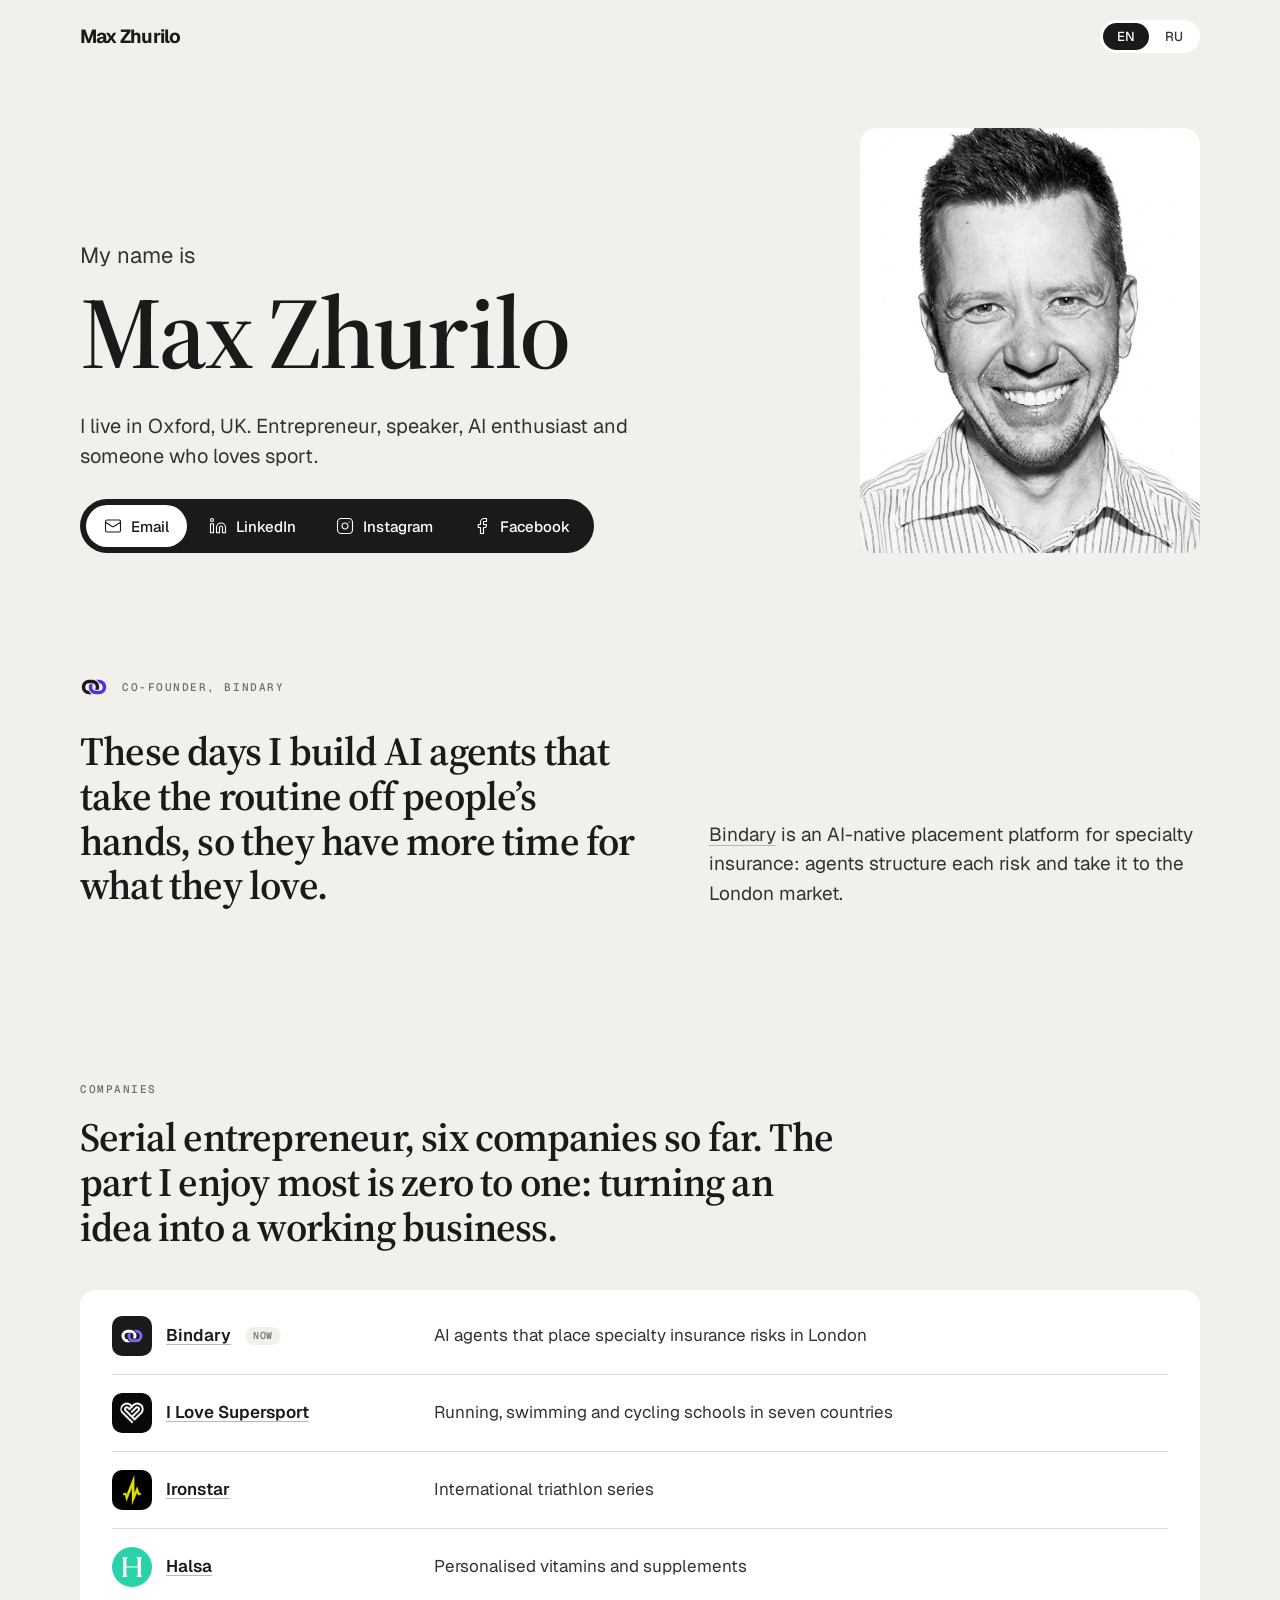
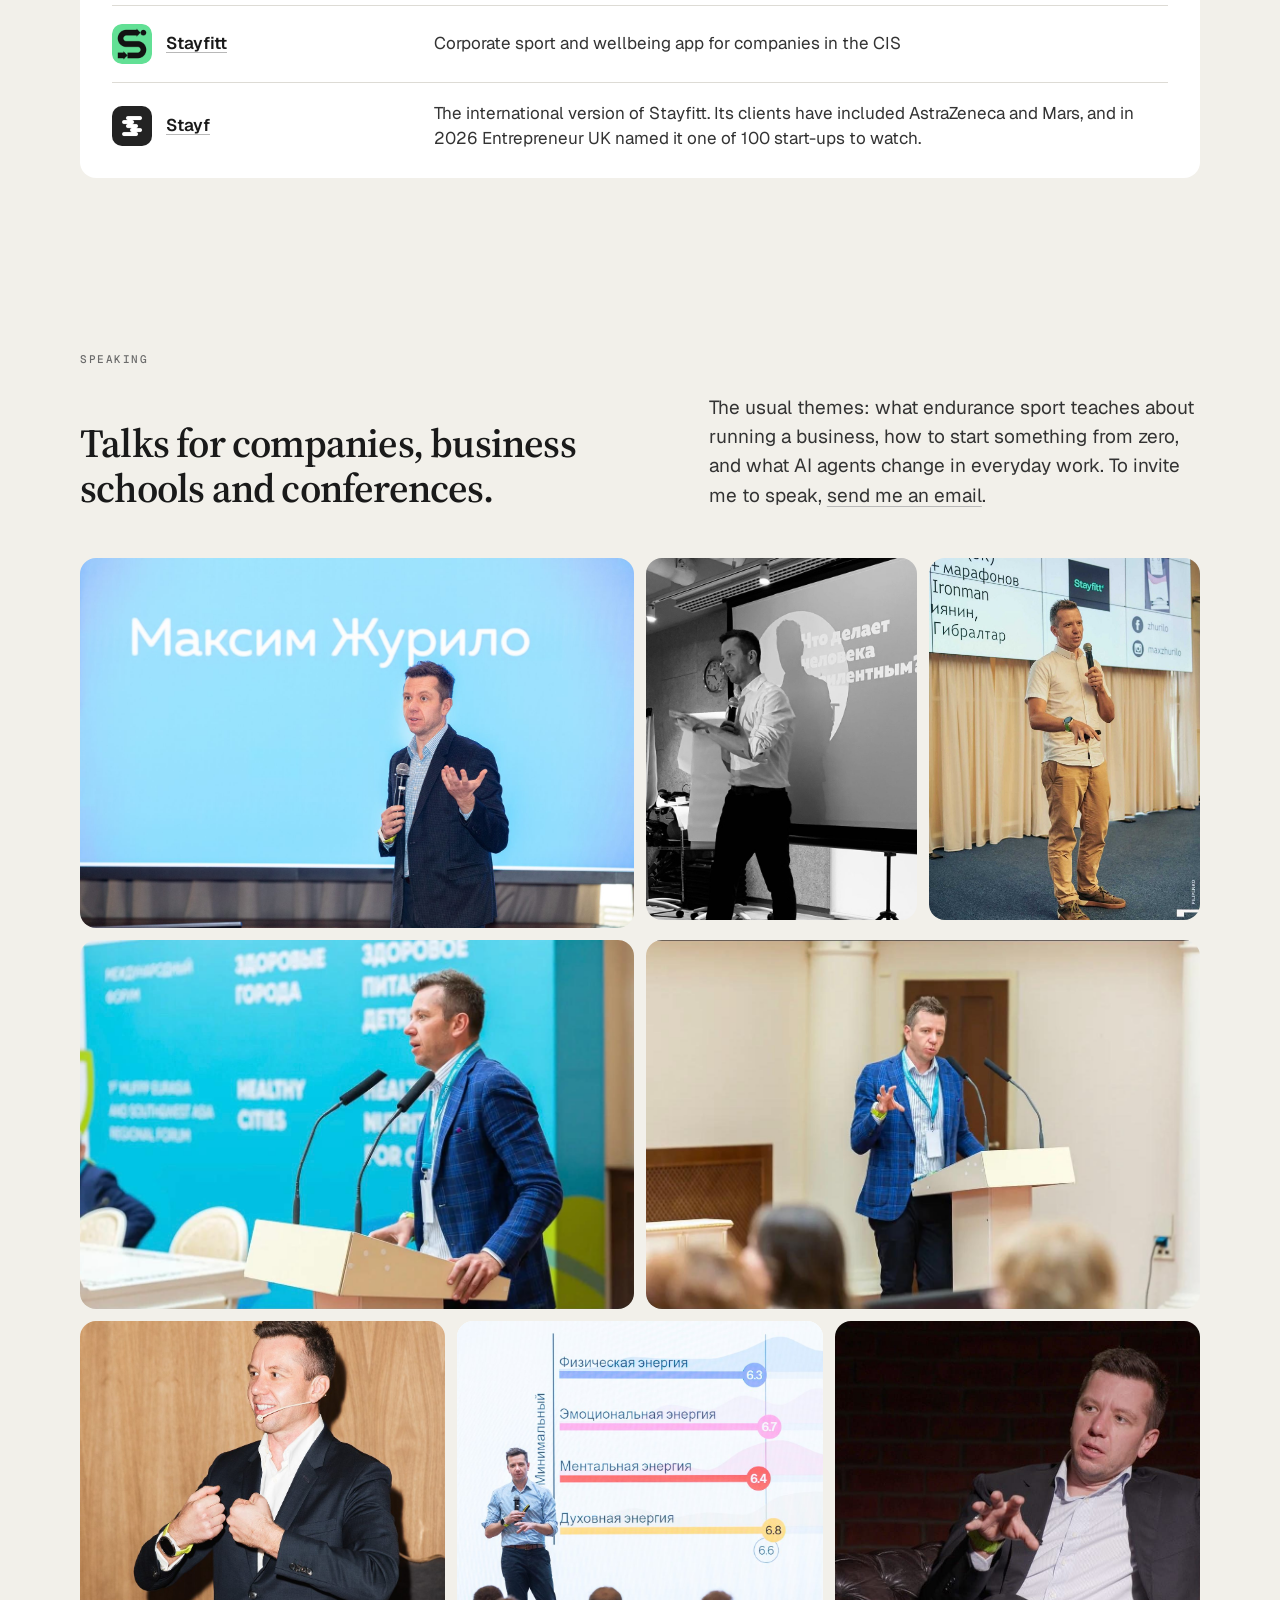
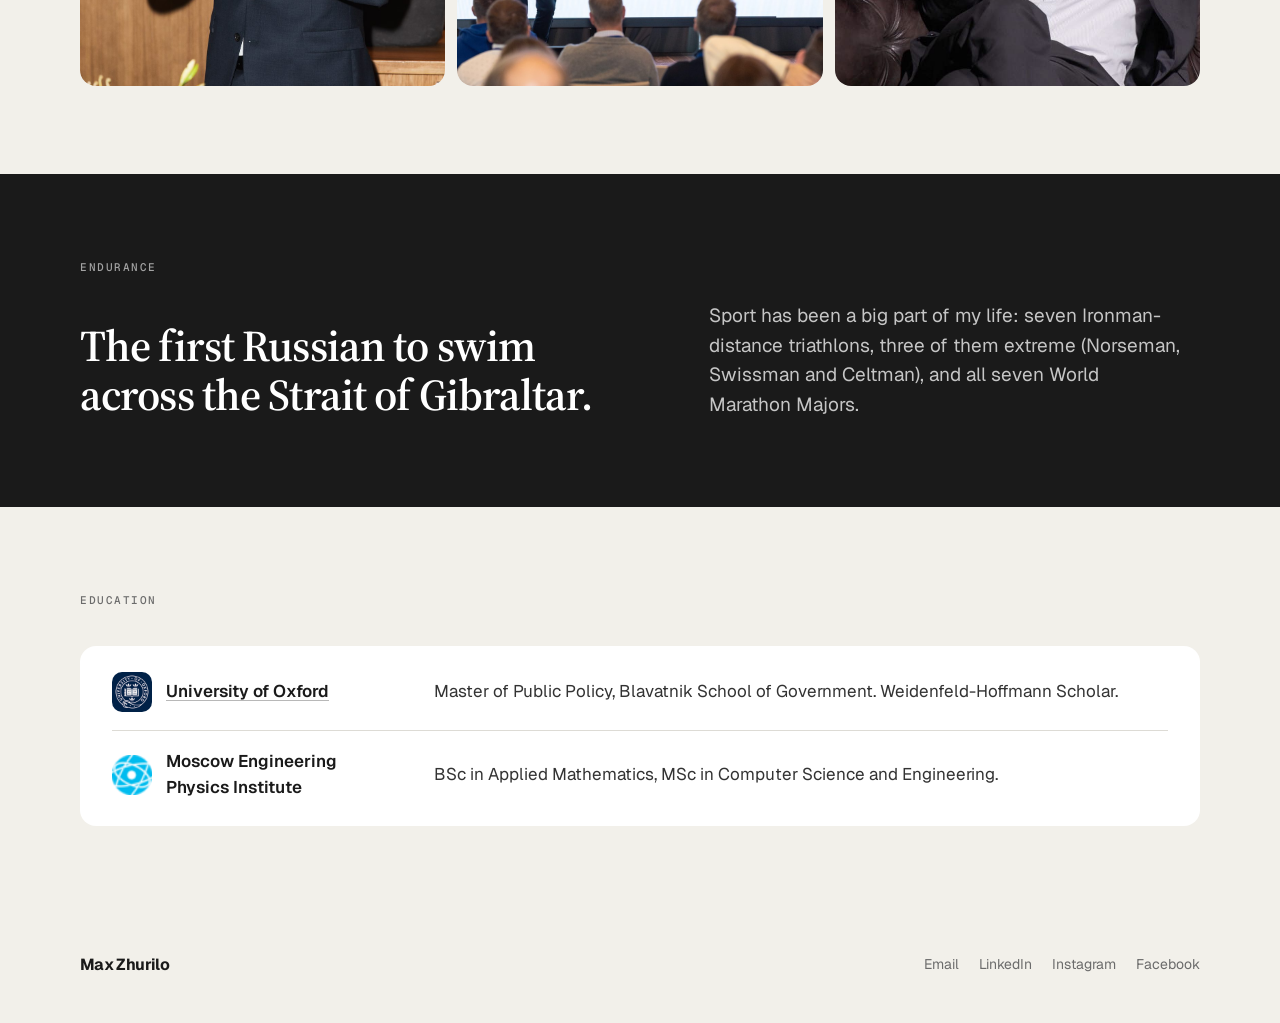
<file: index.html>
<!doctype html>
<html lang="en">
<head>
<meta charset="utf-8">
<meta name="viewport" content="width=device-width, initial-scale=1">
<title>Max Zhurilo: entrepreneur, speaker, AI enthusiast | Oxford, UK</title>
<meta name="description" content="Serial entrepreneur, speaker and AI enthusiast in Oxford, UK. Co-founder of Bindary; founder of I Love Supersport, Ironstar, Stayfitt and Stayf. Oxford MPP.">
<meta name="author" content="Max Zhurilo">
<meta name="robots" content="index, follow, max-image-preview:large, max-snippet:-1">
<link rel="canonical" href="https://zhurilo.com/">
<link rel="alternate" hreflang="en" href="https://zhurilo.com/">
<link rel="alternate" hreflang="ru" href="https://zhurilo.com/ru/">
<link rel="alternate" hreflang="x-default" href="https://zhurilo.com/">
<meta property="og:type" content="profile">
<meta property="og:site_name" content="Max Zhurilo">
<meta property="og:locale" content="en_GB">
<meta property="og:locale:alternate" content="ru_RU">
<meta property="og:title" content="Max Zhurilo: entrepreneur, speaker, AI enthusiast">
<meta property="og:description" content="Based in Oxford, UK. Co-founder of Bindary; founder of I Love Supersport, Ironstar, Stayfitt and Stayf.">
<meta property="og:url" content="https://zhurilo.com/">
<meta property="og:image" content="https://zhurilo.com/og.jpg">
<meta property="og:image:width" content="1200">
<meta property="og:image:height" content="630">
<meta property="og:image:alt" content="Max Zhurilo: portrait, name and tagline">
<meta property="profile:first_name" content="Max">
<meta property="profile:last_name" content="Zhurilo">
<meta name="twitter:card" content="summary_large_image">
<meta name="twitter:title" content="Max Zhurilo: entrepreneur, speaker, AI enthusiast">
<meta name="twitter:description" content="Based in Oxford, UK. Co-founder of Bindary; founder of I Love Supersport, Ironstar, Stayfitt and Stayf.">
<meta name="twitter:image" content="https://zhurilo.com/og.jpg">
<meta name="theme-color" content="#F2F0EA">
<link rel="icon" href="/favicon.ico" sizes="48x48">
<link rel="icon" href="/favicon.svg" type="image/svg+xml">
<link rel="apple-touch-icon" href="/apple-touch-icon.png">
<link rel="preconnect" href="https://fonts.googleapis.com">
<link rel="preconnect" href="https://fonts.gstatic.com" crossorigin>
<link href="https://fonts.googleapis.com/css2?family=Geist:wght@400;500;600;700&family=Geist+Mono:wght@500&family=Source+Serif+4:opsz,wght@8..60,600&display=swap" rel="stylesheet">
<link rel="stylesheet" href="styles.css">
<script type="application/ld+json">
{
  "@context": "https://schema.org",
  "@graph": [
    {
      "@type": "ProfilePage",
      "@id": "https://zhurilo.com/#page",
      "url": "https://zhurilo.com/",
      "name": "Max Zhurilo: entrepreneur, speaker, AI enthusiast",
      "inLanguage": "en-GB",
      "dateCreated": "2026-10-24T13:48:35+01:00",
      "dateModified": "2026-10-25T09:51:48+00:00",
      "isPartOf": { "@id": "https://zhurilo.com/#website" },
      "mainEntity": { "@id": "https://zhurilo.com/#person" },
      "primaryImageOfPage": { "@id": "https://zhurilo.com/#portrait" }
    },
    {
      "@type": "WebSite",
      "@id": "https://zhurilo.com/#website",
      "url": "https://zhurilo.com/",
      "name": "Max Zhurilo",
      "inLanguage": ["en-GB", "ru-RU"],
      "publisher": { "@id": "https://zhurilo.com/#person" }
    },
    {
      "@type": "ImageObject",
      "@id": "https://zhurilo.com/#portrait",
      "url": "https://zhurilo.com/max.jpg",
      "contentUrl": "https://zhurilo.com/max.jpg",
      "width": 640,
      "height": 800,
      "caption": "Max Zhurilo"
    },
    {
      "@type": "Person",
      "@id": "https://zhurilo.com/#person",
      "name": "Max Zhurilo",
      "givenName": "Max",
      "familyName": "Zhurilo",
      "alternateName": ["Maxim Zhurilo", "Максим Журило"],
      "url": "https://zhurilo.com/",
      "image": { "@id": "https://zhurilo.com/#portrait" },
      "description": "Serial entrepreneur, speaker and AI enthusiast based in Oxford, UK. Co-founder of Bindary; founder of I Love Supersport, Ironstar, Halsa, Stayfitt and Stayf.",
      "jobTitle": "Co-founder",
      "worksFor": { "@id": "https://zhurilo.com/#bindary" },
      "homeLocation": { "@type": "Place", "name": "Oxford, United Kingdom" },
      "address": { "@type": "PostalAddress", "addressLocality": "Oxford", "addressCountry": "GB" },
      "alumniOf": [
        { "@type": "CollegeOrUniversity", "name": "University of Oxford", "url": "https://www.ox.ac.uk/" },
        { "@type": "EducationalOrganization", "name": "Blavatnik School of Government", "url": "https://www.bsg.ox.ac.uk/" },
        { "@type": "CollegeOrUniversity", "name": "Moscow Engineering Physics Institute (MEPhI)", "url": "https://mephi.ru/" }
      ],
      "knowsAbout": ["AI agents", "Specialty insurance", "Entrepreneurship", "Corporate wellbeing", "Endurance sport", "Triathlon", "Public speaking"],
      "knowsLanguage": ["en", "ru"],
      "sameAs": [
        "https://www.linkedin.com/in/zhurilo/",
        "https://www.instagram.com/maxzhurilo/",
        "https://www.facebook.com/zhurilo/",
        "https://www.bsg.ox.ac.uk/people/maxim-zhurilo"
      ]
    },
    { "@type": "Organization", "@id": "https://zhurilo.com/#bindary", "name": "Bindary", "url": "https://bindary.com/", "founder": { "@id": "https://zhurilo.com/#person" } },
    { "@type": "Organization", "name": "I Love Supersport", "url": "https://ilovesupersport.ru/", "founder": { "@id": "https://zhurilo.com/#person" } },
    { "@type": "Organization", "name": "Ironstar", "url": "https://iron-star.com/", "founder": { "@id": "https://zhurilo.com/#person" } },
    { "@type": "Organization", "name": "Halsa", "url": "https://myhalsa.ru/", "founder": { "@id": "https://zhurilo.com/#person" } },
    { "@type": "Organization", "name": "Stayfitt", "url": "https://www.stayfitt.ru/", "founder": { "@id": "https://zhurilo.com/#person" } },
    { "@type": "Organization", "name": "Stayf", "url": "https://www.stayf.app/", "founder": { "@id": "https://zhurilo.com/#person" } }
  ]
}
</script>
</head>
<body>

<header class="wrap nav">
  <span class="wordmark">Max Zhurilo</span>
  <nav class="lang" aria-label="Language">
    <a href="/" aria-current="page" lang="en">EN</a>
    <a href="/ru/" hreflang="ru" lang="ru">RU</a>
  </nav>
</header>

<main>

  <section class="wrap hero">
    <div class="hero-text">
      <h1><span class="intro-line">My name is</span> <span class="name">Max Zhurilo</span></h1>
      <p class="hero-lede">I live in Oxford, UK. Entrepreneur, speaker, AI enthusiast and someone who loves sport.</p>
      <nav class="social" aria-label="Contacts">
        <a class="social-link is-primary" href="#contact" data-mail="bW9jLmxpYW1nQG9saXJ1aHoubWl4YW0=" rel="nofollow">
          <svg class="social-icon" viewBox="0 0 24 24" aria-hidden="true"><rect width="20" height="16" x="2" y="4" rx="2"/><path d="m22 7-8.97 5.7a1.94 1.94 0 0 1-2.06 0L2 7"/></svg>
          <span class="social-label">Email</span>
        </a>
        <a class="social-link" href="https://www.linkedin.com/in/zhurilo/">
          <svg class="social-icon" viewBox="0 0 24 24" aria-hidden="true"><path d="M16 8a6 6 0 0 1 6 6v7h-4v-7a2 2 0 0 0-2-2 2 2 0 0 0-2 2v7h-4v-7a6 6 0 0 1 6-6z"/><rect width="4" height="12" x="2" y="9"/><circle cx="4" cy="4" r="2"/></svg>
          <span class="social-label">LinkedIn</span>
        </a>
        <a class="social-link" href="https://www.instagram.com/maxzhurilo/">
          <svg class="social-icon" viewBox="0 0 24 24" aria-hidden="true"><rect width="20" height="20" x="2" y="2" rx="5" ry="5"/><path d="M16 11.37A4 4 0 1 1 12.63 8 4 4 0 0 1 16 11.37z"/><line x1="17.5" x2="17.51" y1="6.5" y2="6.5"/></svg>
          <span class="social-label">Instagram</span>
        </a>
        <a class="social-link" href="https://www.facebook.com/zhurilo/">
          <svg class="social-icon" viewBox="0 0 24 24" aria-hidden="true"><path d="M18 2h-3a5 5 0 0 0-5 5v3H7v4h3v8h4v-8h3l1-4h-4V7a1 1 0 0 1 1-1h3z"/></svg>
          <span class="social-label">Facebook</span>
        </a>
      </nav>
    </div>
    <img class="portrait" src="max.jpg" alt="Max Zhurilo" width="640" height="800" fetchpriority="high">
  </section>

  <section class="wrap section" aria-labelledby="now-title">
    <div class="kicker">
      <img src="logos/bindary-mark.svg" alt="" width="28" height="28">
      <p class="label">Co-founder, Bindary</p>
    </div>
    <div class="split">
      <h2 id="now-title">These days I build AI agents that take the routine off people’s hands, so they have more time for what they love.</h2>
      <p class="split-text"><a href="https://bindary.com/">Bindary</a> is an AI-native placement platform for specialty insurance: agents structure each risk and take it to the London market.</p>
    </div>
  </section>

  <section class="wrap section" aria-labelledby="before-title">
    <div class="section-head">
      <p class="label">Companies</p>
      <h2 id="before-title">Serial entrepreneur, six companies so far. The part I enjoy most is zero to one: turning an idea into a working business.</h2>
    </div>
    <dl class="list">
      <div class="list-row">
        <dt class="company"><span class="logo-tile"><img src="logos/bindary-mark-on-dark.svg" alt="" width="24" height="24"></span><a href="https://bindary.com/">Bindary</a><span class="chip">Now</span></dt>
        <dd>AI agents that place specialty insurance risks in London</dd>
      </div>
      <div class="list-row">
        <dt class="company"><img src="logos/ilovesupersport.png" alt="" width="40" height="40"><a href="https://ilovesupersport.ru/">I Love Supersport</a></dt>
        <dd>Running, swimming and cycling schools in seven countries</dd>
      </div>
      <div class="list-row">
        <dt class="company"><img src="logos/ironstar.png" alt="" width="40" height="40"><a href="https://iron-star.com/">Ironstar</a></dt>
        <dd>International triathlon series</dd>
      </div>
      <div class="list-row">
        <dt class="company"><img src="logos/halsa.png" alt="" width="40" height="40"><a href="https://myhalsa.ru/">Halsa</a></dt>
        <dd>Personalised vitamins and supplements</dd>
      </div>
      <div class="list-row">
        <dt class="company"><img src="logos/stayfitt.png" alt="" width="40" height="40"><a href="https://www.stayfitt.ru/">Stayfitt</a></dt>
        <dd>Corporate sport and wellbeing app for companies in the CIS</dd>
      </div>
      <div class="list-row">
        <dt class="company"><img src="logos/stayf.png" alt="" width="40" height="40"><a href="https://www.stayf.app/">Stayf</a></dt>
        <dd>The international version of Stayfitt. Its clients have included AstraZeneca and Mars, and in 2026 Entrepreneur UK named it one of 100 start-ups to watch.</dd>
      </div>
    </dl>
  </section>

  <section class="wrap section" aria-labelledby="speaking-title">
    <p class="label">Speaking</p>
    <div class="split">
      <h2 id="speaking-title">Talks for companies, business schools and conferences.</h2>
      <p class="split-text">The usual themes: what endurance sport teaches about running a business, how to start something from zero, and what AI agents change in everyday work. To invite me to speak, <a href="#contact" data-mail="bW9jLmxpYW1nQG9saXJ1aHoubWl4YW0=" rel="nofollow">send me an email</a>.</p>
    </div>
    <div class="photo-grid">
      <img class="tile-wide" src="talks/01.jpg" alt="Max on stage with a microphone, his name on the screen behind him" width="1600" height="1067">
      <img class="tile-tall" src="talks/02.jpg" alt="Black and white photo of Max speaking in front of a slide" width="768" height="1024" loading="lazy">
      <img class="tile-tall" src="talks/03.jpg" alt="Max on stage, the slide behind him mentions Ironman and Gibraltar" width="1066" height="1600" loading="lazy">
      <img class="tile-wide" src="talks/04.jpg" alt="Max at a lectern at an international forum" width="1169" height="767" loading="lazy">
      <img class="tile-wide" src="talks/05.jpg" alt="Max at a lectern in a white hall, the audience in the foreground" width="1169" height="781" loading="lazy">
      <img class="tile-square" src="talks/06.jpg" alt="Max speaking to guests at a dinner" width="1067" height="1600" loading="lazy" style="object-position: 50% 22%">
      <img class="tile-square" src="talks/07.jpg" alt="Max talking to a hall about four kinds of energy" width="1600" height="1067" loading="lazy" style="object-position: 38% 50%">
      <img class="tile-square" src="talks/08.jpg" alt="Max in a studio during an interview" width="1280" height="720" loading="lazy" style="object-position: 42% 50%">
    </div>
  </section>

  <section class="band" aria-labelledby="endurance-title">
    <div class="wrap section">
      <p class="label">Endurance</p>
      <div class="split">
        <h2 id="endurance-title">The first Russian to swim across the Strait of Gibraltar.</h2>
        <p class="split-text">Sport has been a big part of my life: seven Ironman-distance triathlons, three of them extreme (Norseman, Swissman and Celtman), and all seven World Marathon Majors.</p>
      </div>
    </div>
  </section>

  <section class="wrap section" aria-labelledby="education-label">
    <div class="section-head">
      <p class="label" id="education-label">Education</p>
    </div>
    <dl class="list">
      <div class="list-row">
        <dt class="company"><img src="logos/oxford.png" alt="" width="40" height="40"><a href="https://www.bsg.ox.ac.uk/people/maxim-zhurilo">University of Oxford</a></dt>
        <dd>Master of Public Policy, Blavatnik School of Government. Weidenfeld-Hoffmann Scholar.</dd>
      </div>
      <div class="list-row">
        <dt class="company"><img src="logos/mephi.png" alt="" width="40" height="40">Moscow Engineering Physics Institute</dt>
        <dd>BSc in Applied Mathematics, MSc in Computer Science and Engineering.</dd>
      </div>
    </dl>
  </section>

</main>

<footer class="wrap footer" id="contact">
  <span class="wordmark">Max Zhurilo</span>
  <div class="footer-links">
    <a href="#contact" data-mail="bW9jLmxpYW1nQG9saXJ1aHoubWl4YW0=" rel="nofollow">Email</a>
    <a href="https://www.linkedin.com/in/zhurilo/" rel="me">LinkedIn</a>
    <a href="https://www.instagram.com/maxzhurilo/" rel="me">Instagram</a>
    <a href="https://www.facebook.com/zhurilo/" rel="me">Facebook</a>
  </div>
</footer>

<script src="site.js"></script>
</body>
</html>
</file>
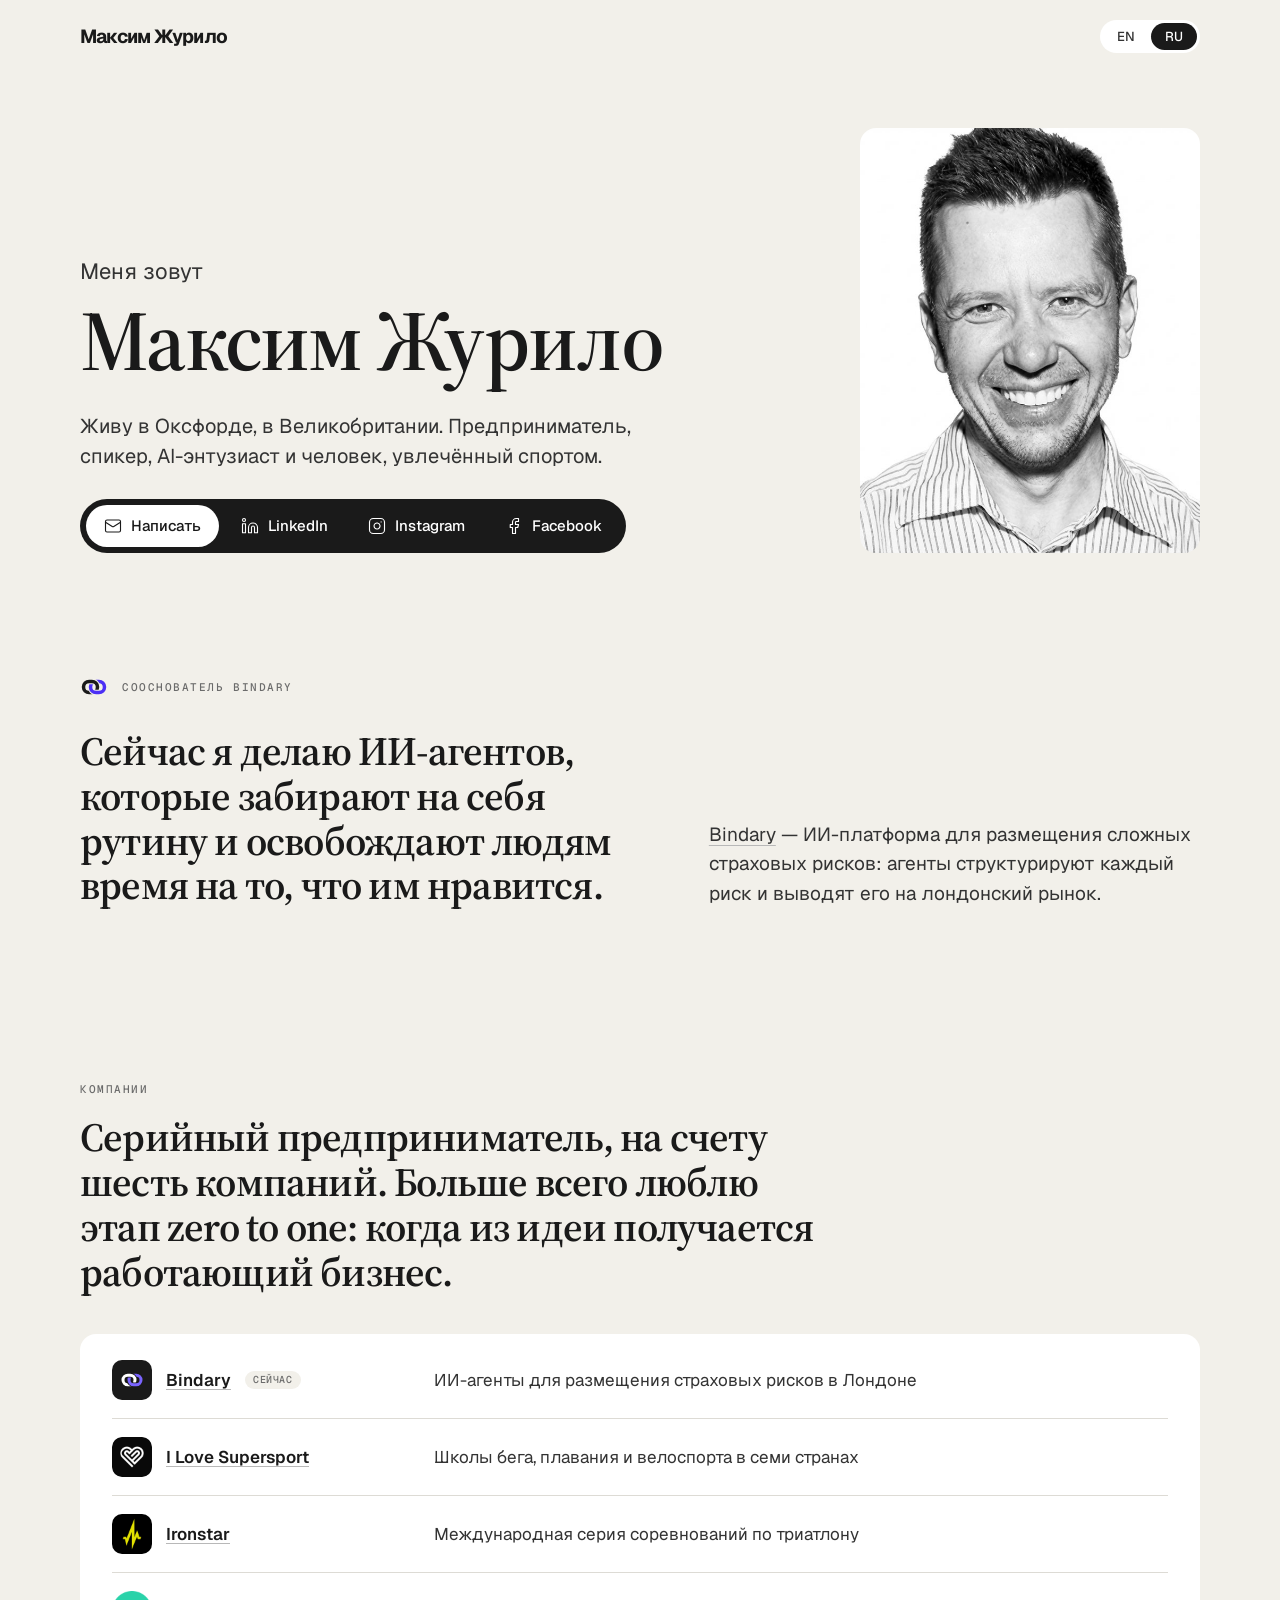
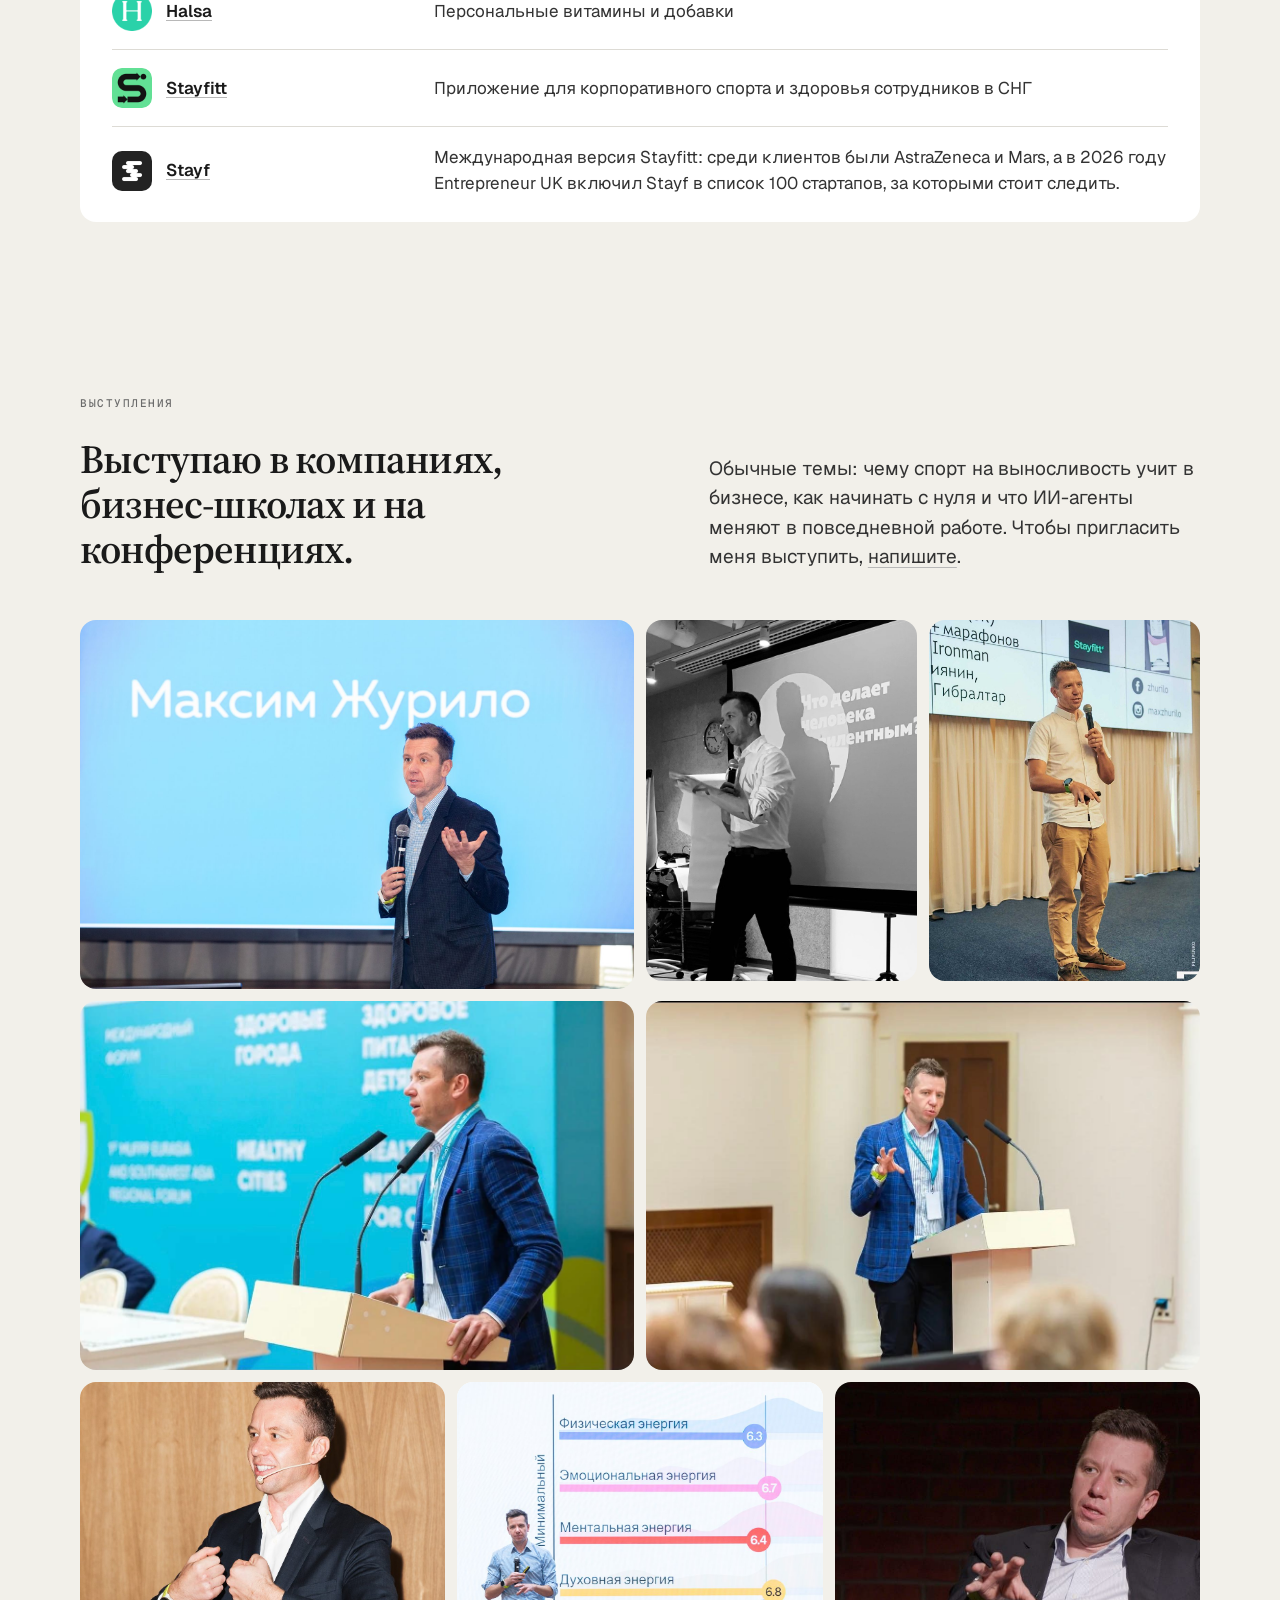
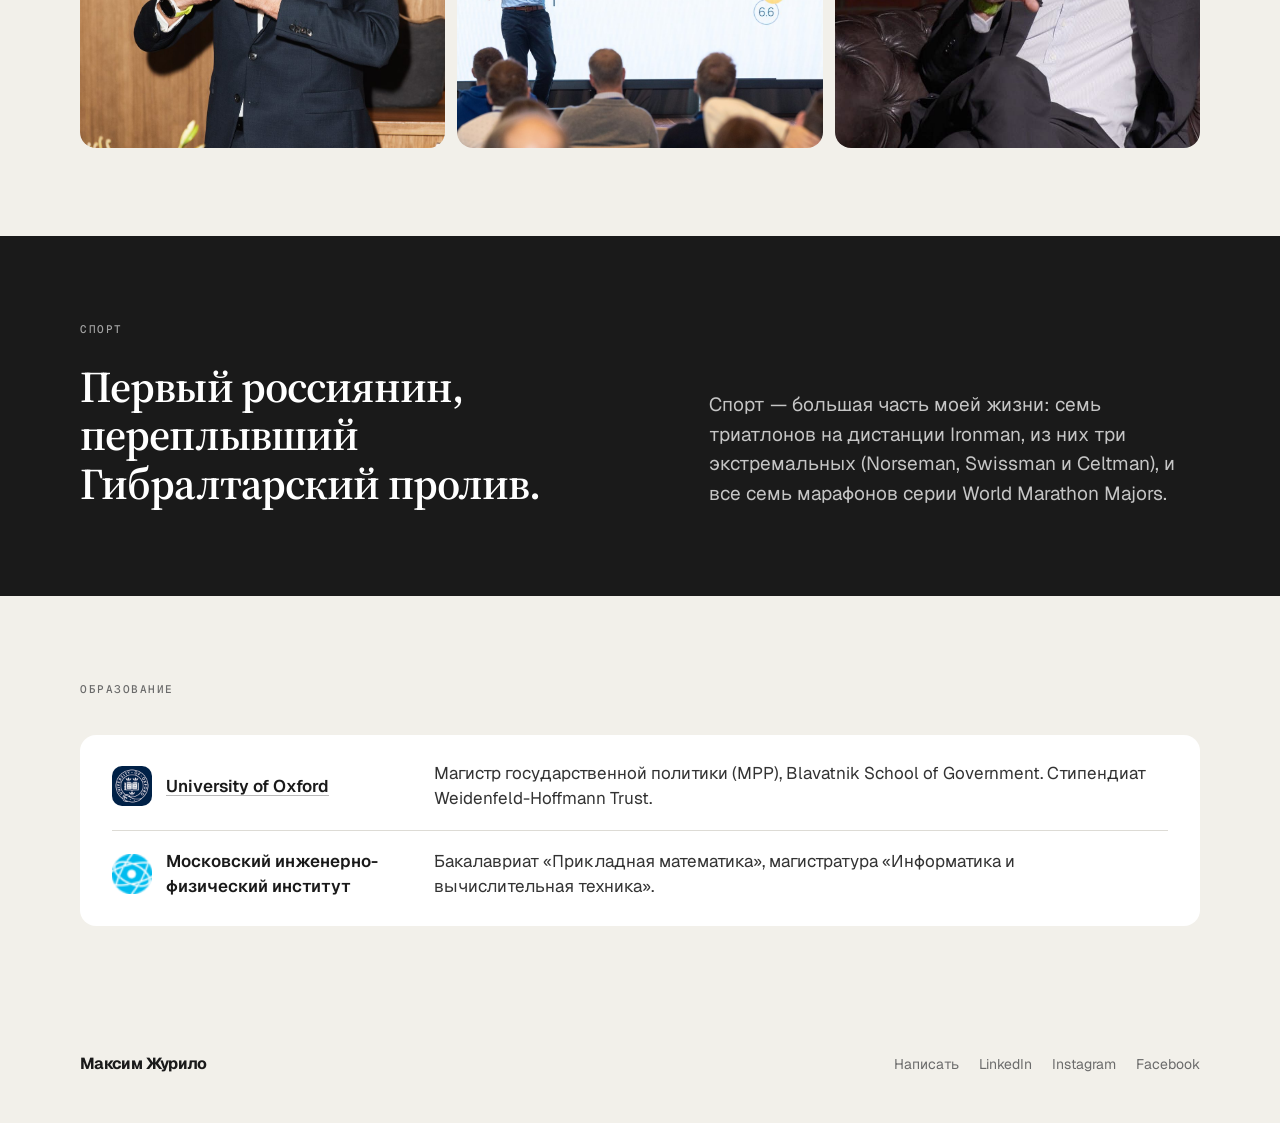
<file: ru/index.html>
<!doctype html>
<html lang="ru">
<head>
<meta charset="utf-8">
<meta name="viewport" content="width=device-width, initial-scale=1">
<title>Максим Журило: предприниматель, спикер, AI-энтузиаст | Оксфорд</title>
<meta name="description" content="Серийный предприниматель, спикер и AI-энтузиаст, живёт в Оксфорде. Сооснователь Bindary, основатель I Love Supersport, Ironstar, Stayfitt и Stayf. MPP, Oxford.">
<meta name="author" content="Максим Журило">
<meta name="robots" content="index, follow, max-image-preview:large, max-snippet:-1">
<link rel="canonical" href="https://zhurilo.com/ru/">
<link rel="alternate" hreflang="en" href="https://zhurilo.com/">
<link rel="alternate" hreflang="ru" href="https://zhurilo.com/ru/">
<link rel="alternate" hreflang="x-default" href="https://zhurilo.com/">
<meta property="og:type" content="profile">
<meta property="og:site_name" content="Максим Журило">
<meta property="og:locale" content="ru_RU">
<meta property="og:locale:alternate" content="en_GB">
<meta property="og:title" content="Максим Журило: предприниматель, спикер, AI-энтузиаст">
<meta property="og:description" content="Живёт в Оксфорде. Сооснователь Bindary, основатель I Love Supersport, Ironstar, Stayfitt и Stayf.">
<meta property="og:url" content="https://zhurilo.com/ru/">
<meta property="og:image" content="https://zhurilo.com/og-ru.jpg">
<meta property="og:image:width" content="1200">
<meta property="og:image:height" content="630">
<meta property="og:image:alt" content="Максим Журило: портрет, имя и подпись">
<meta property="profile:first_name" content="Максим">
<meta property="profile:last_name" content="Журило">
<meta name="twitter:card" content="summary_large_image">
<meta name="twitter:title" content="Максим Журило: предприниматель, спикер, AI-энтузиаст">
<meta name="twitter:description" content="Живёт в Оксфорде. Сооснователь Bindary, основатель I Love Supersport, Ironstar, Stayfitt и Stayf.">
<meta name="twitter:image" content="https://zhurilo.com/og-ru.jpg">
<meta name="theme-color" content="#F2F0EA">
<link rel="icon" href="/favicon.ico" sizes="48x48">
<link rel="icon" href="/favicon.svg" type="image/svg+xml">
<link rel="apple-touch-icon" href="/apple-touch-icon.png">
<link rel="preconnect" href="https://fonts.googleapis.com">
<link rel="preconnect" href="https://fonts.gstatic.com" crossorigin>
<link href="https://fonts.googleapis.com/css2?family=Geist:wght@400;500;600;700&family=Geist+Mono:wght@500&family=Source+Serif+4:opsz,wght@8..60,600&display=swap" rel="stylesheet">
<link rel="stylesheet" href="../styles.css">
<script type="application/ld+json">
{
  "@context": "https://schema.org",
  "@graph": [
    {
      "@type": "ProfilePage",
      "@id": "https://zhurilo.com/ru/#page",
      "url": "https://zhurilo.com/ru/",
      "name": "Максим Журило: предприниматель, спикер, AI-энтузиаст",
      "inLanguage": "ru-RU",
      "dateCreated": "2026-10-24T13:48:35+01:00",
      "dateModified": "2026-10-25T09:51:48+00:00",
      "isPartOf": { "@id": "https://zhurilo.com/#website" },
      "mainEntity": { "@id": "https://zhurilo.com/#person" },
      "primaryImageOfPage": { "@id": "https://zhurilo.com/#portrait" }
    },
    {
      "@type": "WebSite",
      "@id": "https://zhurilo.com/#website",
      "url": "https://zhurilo.com/",
      "name": "Максим Журило",
      "inLanguage": ["en-GB", "ru-RU"],
      "publisher": { "@id": "https://zhurilo.com/#person" }
    },
    {
      "@type": "ImageObject",
      "@id": "https://zhurilo.com/#portrait",
      "url": "https://zhurilo.com/max.jpg",
      "contentUrl": "https://zhurilo.com/max.jpg",
      "width": 640,
      "height": 800,
      "caption": "Максим Журило"
    },
    {
      "@type": "Person",
      "@id": "https://zhurilo.com/#person",
      "name": "Максим Журило",
      "givenName": "Максим",
      "familyName": "Журило",
      "alternateName": ["Max Zhurilo", "Maxim Zhurilo"],
      "url": "https://zhurilo.com/ru/",
      "image": { "@id": "https://zhurilo.com/#portrait" },
      "description": "Серийный предприниматель, спикер и AI-энтузиаст, живёт в Оксфорде. Сооснователь Bindary, основатель I Love Supersport, Ironstar, Halsa, Stayfitt и Stayf.",
      "jobTitle": "Сооснователь",
      "worksFor": { "@id": "https://zhurilo.com/#bindary" },
      "homeLocation": { "@type": "Place", "name": "Оксфорд, Великобритания" },
      "address": { "@type": "PostalAddress", "addressLocality": "Oxford", "addressCountry": "GB" },
      "alumniOf": [
        { "@type": "CollegeOrUniversity", "name": "University of Oxford", "url": "https://www.ox.ac.uk/" },
        { "@type": "EducationalOrganization", "name": "Blavatnik School of Government", "url": "https://www.bsg.ox.ac.uk/" },
        { "@type": "CollegeOrUniversity", "name": "Московский инженерно-физический институт (МИФИ)", "url": "https://mephi.ru/" }
      ],
      "knowsAbout": ["ИИ-агенты", "Страхование сложных рисков", "Предпринимательство", "Корпоративное благополучие", "Спорт на выносливость", "Триатлон", "Публичные выступления"],
      "knowsLanguage": ["ru", "en"],
      "sameAs": [
        "https://www.linkedin.com/in/zhurilo/",
        "https://www.instagram.com/maxzhurilo/",
        "https://www.facebook.com/zhurilo/",
        "https://www.bsg.ox.ac.uk/people/maxim-zhurilo"
      ]
    },
    { "@type": "Organization", "@id": "https://zhurilo.com/#bindary", "name": "Bindary", "url": "https://bindary.com/", "founder": { "@id": "https://zhurilo.com/#person" } },
    { "@type": "Organization", "name": "I Love Supersport", "url": "https://ilovesupersport.ru/", "founder": { "@id": "https://zhurilo.com/#person" } },
    { "@type": "Organization", "name": "Ironstar", "url": "https://iron-star.com/", "founder": { "@id": "https://zhurilo.com/#person" } },
    { "@type": "Organization", "name": "Halsa", "url": "https://myhalsa.ru/", "founder": { "@id": "https://zhurilo.com/#person" } },
    { "@type": "Organization", "name": "Stayfitt", "url": "https://www.stayfitt.ru/", "founder": { "@id": "https://zhurilo.com/#person" } },
    { "@type": "Organization", "name": "Stayf", "url": "https://www.stayf.app/", "founder": { "@id": "https://zhurilo.com/#person" } }
  ]
}
</script>
</head>
<body>

<header class="wrap nav">
  <span class="wordmark">Максим Журило</span>
  <nav class="lang" aria-label="Язык">
    <a href="/" hreflang="en" lang="en">EN</a>
    <a href="/ru/" aria-current="page" lang="ru">RU</a>
  </nav>
</header>

<main>

  <section class="wrap hero">
    <div class="hero-text">
      <h1><span class="intro-line">Меня зовут</span> <span class="name">Максим Журило</span></h1>
      <p class="hero-lede">Живу в Оксфорде, в Великобритании. Предприниматель, спикер, <span class="nowrap">AI-энтузиаст</span> и человек, увлечённый спортом.</p>
      <nav class="social" aria-label="Контакты">
        <a class="social-link is-primary" href="#contact" data-mail="bW9jLmxpYW1nQG9saXJ1aHoubWl4YW0=" rel="nofollow">
          <svg class="social-icon" viewBox="0 0 24 24" aria-hidden="true"><rect width="20" height="16" x="2" y="4" rx="2"/><path d="m22 7-8.97 5.7a1.94 1.94 0 0 1-2.06 0L2 7"/></svg>
          <span class="social-label">Написать</span>
        </a>
        <a class="social-link" href="https://www.linkedin.com/in/zhurilo/">
          <svg class="social-icon" viewBox="0 0 24 24" aria-hidden="true"><path d="M16 8a6 6 0 0 1 6 6v7h-4v-7a2 2 0 0 0-2-2 2 2 0 0 0-2 2v7h-4v-7a6 6 0 0 1 6-6z"/><rect width="4" height="12" x="2" y="9"/><circle cx="4" cy="4" r="2"/></svg>
          <span class="social-label">LinkedIn</span>
        </a>
        <a class="social-link" href="https://www.instagram.com/maxzhurilo/">
          <svg class="social-icon" viewBox="0 0 24 24" aria-hidden="true"><rect width="20" height="20" x="2" y="2" rx="5" ry="5"/><path d="M16 11.37A4 4 0 1 1 12.63 8 4 4 0 0 1 16 11.37z"/><line x1="17.5" x2="17.51" y1="6.5" y2="6.5"/></svg>
          <span class="social-label">Instagram</span>
        </a>
        <a class="social-link" href="https://www.facebook.com/zhurilo/">
          <svg class="social-icon" viewBox="0 0 24 24" aria-hidden="true"><path d="M18 2h-3a5 5 0 0 0-5 5v3H7v4h3v8h4v-8h3l1-4h-4V7a1 1 0 0 1 1-1h3z"/></svg>
          <span class="social-label">Facebook</span>
        </a>
      </nav>
    </div>
    <img class="portrait" src="../max.jpg" alt="Максим Журило" width="640" height="800" fetchpriority="high">
  </section>

  <section class="wrap section" aria-labelledby="now-title">
    <div class="kicker">
      <img src="../logos/bindary-mark.svg" alt="" width="28" height="28">
      <p class="label">Сооснователь Bindary</p>
    </div>
    <div class="split">
      <h2 id="now-title">Сейчас я делаю <span class="nowrap">ИИ-агентов</span>, которые забирают на себя рутину и освобождают людям время на то, что им нравится.</h2>
      <p class="split-text"><a href="https://bindary.com/">Bindary</a> — <span class="nowrap">ИИ-платформа</span> для размещения сложных страховых рисков: агенты структурируют каждый риск и выводят его на лондонский рынок.</p>
    </div>
  </section>

  <section class="wrap section" aria-labelledby="before-title">
    <div class="section-head">
      <p class="label">Компании</p>
      <h2 id="before-title">Серийный предприниматель, на счету шесть компаний. Больше всего люблю этап zero to one: когда из идеи получается работающий бизнес.</h2>
    </div>
    <dl class="list">
      <div class="list-row">
        <dt class="company"><span class="logo-tile"><img src="../logos/bindary-mark-on-dark.svg" alt="" width="24" height="24"></span><a href="https://bindary.com/">Bindary</a><span class="chip">Сейчас</span></dt>
        <dd>ИИ-агенты для размещения страховых рисков в Лондоне</dd>
      </div>
      <div class="list-row">
        <dt class="company"><img src="../logos/ilovesupersport.png" alt="" width="40" height="40"><a href="https://ilovesupersport.ru/">I Love Supersport</a></dt>
        <dd>Школы бега, плавания и велоспорта в семи странах</dd>
      </div>
      <div class="list-row">
        <dt class="company"><img src="../logos/ironstar.png" alt="" width="40" height="40"><a href="https://iron-star.com/">Ironstar</a></dt>
        <dd>Международная серия соревнований по триатлону</dd>
      </div>
      <div class="list-row">
        <dt class="company"><img src="../logos/halsa.png" alt="" width="40" height="40"><a href="https://myhalsa.ru/">Halsa</a></dt>
        <dd>Персональные витамины и добавки</dd>
      </div>
      <div class="list-row">
        <dt class="company"><img src="../logos/stayfitt.png" alt="" width="40" height="40"><a href="https://www.stayfitt.ru/">Stayfitt</a></dt>
        <dd>Приложение для корпоративного спорта и здоровья сотрудников в СНГ</dd>
      </div>
      <div class="list-row">
        <dt class="company"><img src="../logos/stayf.png" alt="" width="40" height="40"><a href="https://www.stayf.app/">Stayf</a></dt>
        <dd>Международная версия Stayfitt: среди клиентов были AstraZeneca и Mars, а в 2026 году Entrepreneur UK включил Stayf в список 100 стартапов, за которыми стоит следить.</dd>
      </div>
    </dl>
  </section>

  <section class="wrap section" aria-labelledby="speaking-title">
    <p class="label">Выступления</p>
    <div class="split">
      <h2 id="speaking-title">Выступаю в компаниях, <span class="nowrap">бизнес-школах</span> и на конференциях.</h2>
      <p class="split-text">Обычные темы: чему спорт на выносливость учит в бизнесе, как начинать с нуля и что <span class="nowrap">ИИ-агенты</span> меняют в повседневной работе. Чтобы пригласить меня выступить, <a href="#contact" data-mail="bW9jLmxpYW1nQG9saXJ1aHoubWl4YW0=" rel="nofollow">напишите</a>.</p>
    </div>
    <div class="photo-grid">
      <img class="tile-wide" src="../talks/01.jpg" alt="Максим с микрофоном на сцене, на экране за ним его имя" width="1600" height="1067">
      <img class="tile-tall" src="../talks/02.jpg" alt="Чёрно-белое фото: Максим выступает на фоне слайда" width="768" height="1024" loading="lazy">
      <img class="tile-tall" src="../talks/03.jpg" alt="Максим на сцене, на слайде за ним Ironman и Гибралтар" width="1066" height="1600" loading="lazy">
      <img class="tile-wide" src="../talks/04.jpg" alt="Максим за трибуной на международном форуме" width="1169" height="767" loading="lazy">
      <img class="tile-wide" src="../talks/05.jpg" alt="Максим за трибуной в белом зале, на переднем плане слушатели" width="1169" height="781" loading="lazy">
      <img class="tile-square" src="../talks/06.jpg" alt="Максим выступает перед гостями ужина" width="1067" height="1600" loading="lazy" style="object-position: 50% 22%">
      <img class="tile-square" src="../talks/07.jpg" alt="Максим рассказывает залу о четырёх видах энергии" width="1600" height="1067" loading="lazy" style="object-position: 38% 50%">
      <img class="tile-square" src="../talks/08.jpg" alt="Максим в студии во время интервью" width="1280" height="720" loading="lazy" style="object-position: 42% 50%">
    </div>
  </section>

  <section class="band" aria-labelledby="endurance-title">
    <div class="wrap section">
      <p class="label">Спорт</p>
      <div class="split">
        <h2 id="endurance-title">Первый россиянин, переплывший Гибралтарский пролив.</h2>
        <p class="split-text">Спорт — большая часть моей жизни: семь триатлонов на дистанции Ironman, из них три экстремальных (Norseman, Swissman и Celtman), и все семь марафонов серии World Marathon Majors.</p>
      </div>
    </div>
  </section>

  <section class="wrap section" aria-labelledby="education-label">
    <div class="section-head">
      <p class="label" id="education-label">Образование</p>
    </div>
    <dl class="list">
      <div class="list-row">
        <dt class="company"><img src="../logos/oxford.png" alt="" width="40" height="40"><a href="https://www.bsg.ox.ac.uk/people/maxim-zhurilo">University of Oxford</a></dt>
        <dd>Магистр государственной политики (MPP), Blavatnik School of Government. Стипендиат Weidenfeld-Hoffmann Trust.</dd>
      </div>
      <div class="list-row">
        <dt class="company"><img src="../logos/mephi.png" alt="" width="40" height="40">Московский инженерно-физический институт</dt>
        <dd>Бакалавриат «Прикладная математика», магистратура «Информатика и вычислительная техника».</dd>
      </div>
    </dl>
  </section>

</main>

<footer class="wrap footer" id="contact">
  <span class="wordmark">Максим Журило</span>
  <div class="footer-links">
    <a href="#contact" data-mail="bW9jLmxpYW1nQG9saXJ1aHoubWl4YW0=" rel="nofollow">Написать</a>
    <a href="https://www.linkedin.com/in/zhurilo/" rel="me">LinkedIn</a>
    <a href="https://www.instagram.com/maxzhurilo/" rel="me">Instagram</a>
    <a href="https://www.facebook.com/zhurilo/" rel="me">Facebook</a>
  </div>
</footer>

<script src="../site.js"></script>
</body>
</html>
</file>
<file: styles.css>
/* Bindary Design System tokens.
   Marist and Diatype are licensed to Bindary only and have no Cyrillic, so Source Serif 4
   and Geist stand in for them here; Geist Mono is the system's own mono face. */
:root {
  --black: #1A1A1A;
  --ink-700: #333333;
  --grey-500: #6B6B6B;
  --grey-300: #B8B8B8;
  --grey-200: #DDDBD5;
  --beige: #F2F0EA;
  --white: #FFFFFF;
  --blue-500: #4B2FF5;
  --blue-400: #7A64FF;

  --font-display: "Source Serif 4", Georgia, serif;
  --font-body: "Geist", "Helvetica Neue", Arial, sans-serif;
  --font-mono: "Geist Mono", ui-monospace, Menlo, monospace;

  --tracking-wordmark: -0.04em;
  --tracking-display: -0.02em;
  --tracking-label: 0.14em;

  --radius-m: 10px;
  --radius-l: 16px;
  --radius-pill: 999px;

  --ease: cubic-bezier(.2, .7, .2, 1);
  --dur-fast: 120ms;
}

*, *::before, *::after { box-sizing: border-box; }

html { -webkit-text-size-adjust: 100%; }

body {
  margin: 0;
  background: var(--beige);
  color: var(--black);
  font: 400 17px/1.5 var(--font-body);
  -webkit-font-smoothing: antialiased;
}

.wrap {
  width: 100%;
  max-width: 1200px;
  margin: 0 auto;
  padding-inline: 40px;
}

.label {
  margin: 0;
  font: 500 11px/1 var(--font-mono);
  letter-spacing: var(--tracking-label);
  text-transform: uppercase;
  color: var(--grey-500);
}

/* Navigation */
.nav {
  display: flex;
  align-items: center;
  justify-content: space-between;
  height: 72px;
}

.wordmark {
  font: 700 19px/1 var(--font-body);
  letter-spacing: var(--tracking-wordmark);
}

/* Language switch, after the Tabs component: a pill track with the current language filled */
.lang {
  display: inline-flex;
  gap: 2px;
  padding: 3px;
  border-radius: var(--radius-pill);
  background: var(--white);
}

.lang a {
  padding: 7px 14px;
  border-radius: var(--radius-pill);
  font: 500 13px/1 var(--font-body);
  color: var(--ink-700);
  text-decoration: none;
  transition: background-color var(--dur-fast) var(--ease), color var(--dur-fast);
}

.lang a:hover { color: var(--black); }

.lang a[aria-current="page"] {
  background: var(--black);
  color: var(--white);
}

/* Hero */
.hero {
  display: grid;
  grid-template-columns: minmax(0, 1fr) 340px;
  column-gap: 64px;
  align-items: end;
  padding-block: 56px 32px;
}

.hero-text {
  display: flex;
  flex-direction: column;
  align-items: flex-start;
  gap: 28px;
  container-type: inline-size;
}

.kicker {
  display: flex;
  align-items: center;
  gap: 14px;
}

.kicker img {
  display: block;
  width: 28px;
  height: 28px;
}

/* The name is the headline: a quiet lead-in line, then the name as large as the column allows */
.hero h1 {
  display: flex;
  flex-direction: column;
  gap: 12px;
  margin: 0;
  font: 600 clamp(52px, 2.2rem + 5.2vw, 108px)/1 var(--font-display);
  letter-spacing: var(--tracking-display);
  text-wrap: balance;
}

.intro-line {
  font: 400 clamp(18px, 1rem + 0.5vw, 22px)/1.3 var(--font-body);
  letter-spacing: 0;
  color: var(--ink-700);
}

/* The Russian name is two letters longer, so it steps down to stay on one line */
.hero h1:lang(ru) { font-size: clamp(44px, 1.8rem + 4.4vw, 88px); }

.nowrap { white-space: nowrap; }

.hero-lede {
  margin: 0;
  max-width: 600px;
  font-size: 20px;
  color: var(--ink-700);
  text-wrap: pretty;
}

/* Contact bar: a black pill track, email first as the filled action, networks beside it */
.social {
  display: inline-flex;
  flex-wrap: nowrap;
  gap: 4px;
  padding: 6px;
  border-radius: var(--radius-pill);
  background: var(--black);
}

.social-link {
  position: relative;
  display: inline-flex;
  align-items: center;
  gap: 9px;
  padding: 12px 18px;
  border-radius: var(--radius-pill);
  font: 500 15px/1 var(--font-body);
  color: var(--white);
  text-decoration: none;
  transition: transform var(--dur-fast) var(--ease), background-color var(--dur-fast) var(--ease), color var(--dur-fast);
}

.social-link:hover { background: rgba(255, 255, 255, .12); }

.social-link.is-primary {
  background: var(--white);
  color: var(--black);
}

.social-link.is-primary:hover { background: var(--beige); }

.social-link:focus-visible { outline-color: var(--blue-400); }

.social-icon {
  flex: none;
  width: 18px;
  height: 18px;
  fill: none;
  stroke: currentColor;
  stroke-width: 1.5;
  stroke-linecap: round;
  stroke-linejoin: round;
}

.portrait {
  display: block;
  width: 100%;
  height: auto;
  aspect-ratio: 4 / 5;
  object-fit: cover;
  border-radius: var(--radius-l);
  background: var(--white);
}

/* Press feedback, from the Button component */
.social-link:active { transform: scale(.98); }

/* When the text column is too narrow for four labelled pills (about 600px, which happens
   between tablet and desktop widths), the networks keep only their icons; the names stay
   for screen readers. The phone rule below repeats this for browsers without container queries. */
@container (max-width: 600px) {
  .social-link:not(.is-primary) { padding: 12px 14px; }

  .social-link:not(.is-primary) .social-label {
    position: absolute;
    width: 1px;
    height: 1px;
    overflow: hidden;
    clip-path: inset(50%);
    white-space: nowrap;
  }
}

/* Sections */
.section { padding-block: 88px; }

.section-head {
  display: flex;
  flex-direction: column;
  gap: 20px;
  margin-bottom: 40px;
}

.section-head h2 {
  margin: 0;
  max-width: 19em;
  font: 600 40px/1.12 var(--font-display);
  letter-spacing: var(--tracking-display);
  text-wrap: pretty;
}

/* White list card with ruled rows */
.list {
  margin: 0;
  padding: 8px 32px;
  background: var(--white);
  border-radius: var(--radius-l);
}

.list-row {
  display: grid;
  grid-template-columns: 290px minmax(0, 1fr);
  column-gap: 32px;
  align-items: center;
  padding-block: 18px;
}

.list-row + .list-row { border-top: 1px solid var(--grey-200); }

.list dt {
  margin: 0;
  font-weight: 600;
}

.list dd {
  margin: 0;
  color: var(--ink-700);
  text-wrap: pretty;
}

.company {
  display: flex;
  align-items: center;
  gap: 14px;
}

.company img {
  flex: none;
  display: block;
  width: 40px;
  height: 40px;
  border-radius: var(--radius-m);
}

/* The Bindary mark sits on a black tile in the approved White + Blue 400 pairing */
.company .logo-tile {
  flex: none;
  display: grid;
  place-items: center;
  width: 40px;
  height: 40px;
  border-radius: var(--radius-m);
  background: var(--black);
}

.company .logo-tile img {
  width: 24px;
  height: 24px;
  border-radius: 0;
}

/* Chip, size s, neutral status */
.chip {
  display: inline-flex;
  align-items: center;
  padding: 4px 8px;
  border-radius: var(--radius-pill);
  background: var(--beige);
  color: var(--grey-500);
  font: 500 10px/1 var(--font-mono);
  letter-spacing: .06em;
  text-transform: uppercase;
  white-space: nowrap;
}

.list a,
.hero-lede a,
.split-text a {
  color: inherit;
  text-decoration-line: underline;
  text-decoration-color: var(--grey-300);
  text-decoration-thickness: 1px;
  text-underline-offset: 0.2em;
  transition: color var(--dur-fast), text-decoration-color var(--dur-fast);
}

.list a:hover,
.hero-lede a:hover,
.split-text a:hover {
  color: var(--blue-500);
  text-decoration-color: var(--blue-500);
}

/* Split statement: heading on the left, one paragraph of detail on the right */
.split {
  display: grid;
  grid-template-columns: minmax(0, 1.15fr) minmax(0, 1fr);
  column-gap: 64px;
  align-items: end;
  margin-top: 28px;
}

.split h2 {
  margin: 0;
  font: 600 40px/1.12 var(--font-display);
  letter-spacing: var(--tracking-display);
  text-wrap: pretty;
}

.split-text {
  margin: 0;
  font-size: 19px;
  line-height: 1.55;
  color: var(--ink-700);
  text-wrap: pretty;
}

/* Endurance: the same split on a black band */
.band {
  background: var(--black);
  color: var(--white);
}

.band .label { color: rgba(255, 255, 255, .6); }

.band .split h2 { font-size: 44px; line-height: 1.1; }

.band .split-text { color: rgba(255, 255, 255, .75); }

.band .split-text a { text-decoration-color: rgba(255, 255, 255, .4); }

/* Talks: a photo wall under the statement. One 12-column grid at every width;
   wide 3:2 tiles span 6, upright 3:4 tiles span 3 and square tiles span 4,
   so every row of a wide-plus-upright mix keeps the same height. */
.photo-grid {
  display: grid;
  grid-template-columns: repeat(12, minmax(0, 1fr));
  gap: 12px;
  margin-top: 48px;
}

.photo-grid img {
  display: block;
  width: 100%;
  height: auto;
  object-fit: cover;
  border-radius: var(--radius-l);
  background: var(--white);
}

.tile-wide { grid-column: span 6; aspect-ratio: 3 / 2; }
.tile-tall { grid-column: span 3; aspect-ratio: 3 / 4; }
.tile-square { grid-column: span 4; aspect-ratio: 1; }

/* Footer */
.footer {
  display: flex;
  flex-wrap: wrap;
  align-items: center;
  justify-content: space-between;
  gap: 16px 24px;
  padding-block: 40px 48px;
  font-size: 14px;
  color: var(--grey-500);
}

.footer .wordmark {
  font-size: 16px;
  color: var(--black);
}

.footer-links {
  display: flex;
  gap: 20px;
}

.footer-links a {
  color: var(--grey-500);
  text-decoration: none;
}

.footer-links a:hover { color: var(--black); }

a:focus-visible {
  outline: 2px solid var(--blue-500);
  outline-offset: 3px;
}

@media (prefers-reduced-motion: reduce) {
  .social-link, .lang a, .list a, .hero-lede a, .split-text a { transition: none; }
  .social-link:active { transform: none; }
}

@media (max-width: 860px) {
  .wrap { padding-inline: 20px; }

  .hero {
    grid-template-columns: minmax(0, 1fr);
    row-gap: 32px;
    padding-block: 24px 8px;
  }

  .portrait {
    grid-row: 1;
    max-width: 168px;
  }

  .hero-lede { font-size: 17px; }

  /* On a phone the networks collapse to icons; their names stay for screen readers */
  .social-link { padding: 12px 14px; }

  .social-link:not(.is-primary) .social-label {
    position: absolute;
    width: 1px;
    height: 1px;
    overflow: hidden;
    clip-path: inset(50%);
    white-space: nowrap;
  }

  .section { padding-block: 56px; }

  .section-head h2 { font-size: 30px; }

  .list { padding: 4px 20px; }

  .list-row {
    grid-template-columns: minmax(0, 1fr);
    row-gap: 8px;
    align-items: start;
    padding-block: 16px;
  }

  .split {
    grid-template-columns: minmax(0, 1fr);
    row-gap: 20px;
  }

  .split h2 { font-size: 30px; }

  .band .split h2 { font-size: 32px; }

  .split-text { font-size: 17px; }

  .photo-grid {
    gap: 8px;
    margin-top: 32px;
  }

  .photo-grid img { border-radius: var(--radius-m); }
}
</file>
